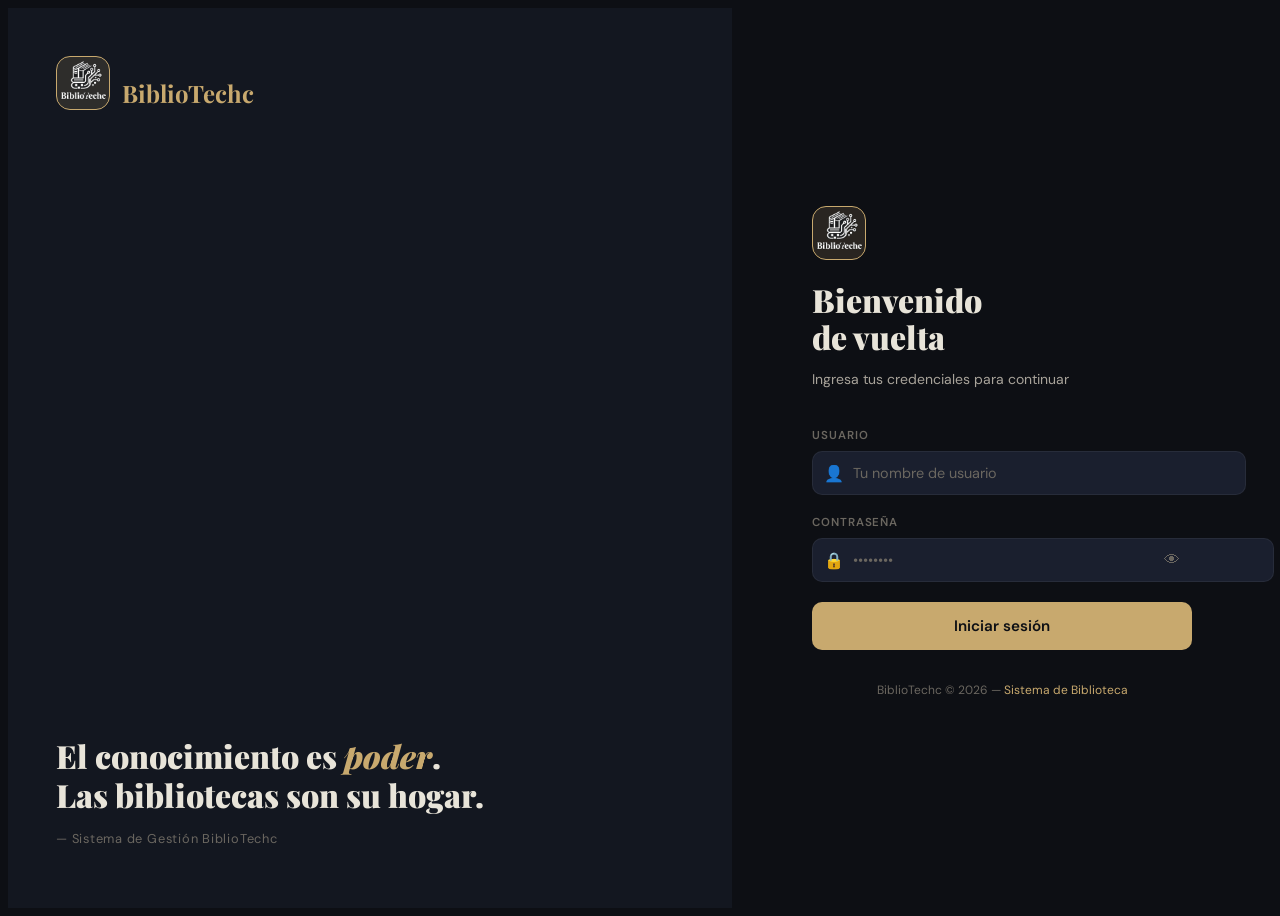
<file: crear-acceso.html>
<!DOCTYPE html>
<html lang="es">
<head>
  <meta charset="UTF-8"/>
  <meta name="viewport" content="width=device-width, initial-scale=1.0, viewport-fit=cover"/>
  <title>BiblioTechc — Crear acceso de administrador</title>
  <link rel="icon" href="img/bibliotech_dorado.svg"/>
  <link rel="stylesheet" href="css/variables.css"/>
  <link rel="stylesheet" href="css/main.css"/>
  <link rel="stylesheet" href="css/components.css"/>
</head>
<body>
<div class="app-layout">

  <!-- SIDEBAR -->
  <aside class="sidebar" id="sidebar" role="navigation" aria-label="Menú principal">
    <div class="sidebar__brand">
      <div class="sidebar__logo-icon" aria-hidden="true"><img src="img/bibliotech_blanco.svg" alt="BiblioTechc"  style="width: 100px; height: auto;"/></div>
      <span class="sidebar__brand-name">BiblioTechc</span>
    </div>
    <nav class="sidebar__nav">
      <div class="nav-section">
        <p class="nav-section__label">Principal</p>
        <a href="index.html"     class="nav-link"><span class="nav-link__icon">🏠</span> Inicio</a>
        <a href="dashboard.html" class="nav-link"><span class="nav-link__icon">📊</span> Dashboard</a>
        <a href="libros.html"    class="nav-link"><span class="nav-link__icon">📖</span> Libros</a>
        <a href="usuarios.html"  class="nav-link"><span class="nav-link__icon">👥</span> Usuarios</a>
        <a href="prestamos.html" class="nav-link"><span class="nav-link__icon">🔖</span> Préstamos</a>
      </div>
      <div class="nav-section">
        <p class="nav-section__label">Cuenta</p>
        <a href="perfil.html" class="nav-link"><span class="nav-link__icon">⚙️</span> Perfil</a>
        <a href="crear-acceso.html" class="nav-link"><span class="nav-link__icon">🔐</span> Crear acceso</a>
      </div>
    </nav>
    <div class="sidebar__footer">
      <div class="user-chip" id="logout-btn" role="button" tabindex="0">
        <div class="user-chip__avatar" id="user-initial">A</div>
        <div class="user-chip__info">
          <div class="user-chip__name" id="user-name">Usuario</div>
          <div class="user-chip__role">Administrador</div>
        </div>
        <span class="user-chip__logout">↩</span>
      </div>
    </div>
  </aside>

  <!-- MAIN -->
  <div class="main-content">
    <header class="topbar">
      <button class="sidebar-toggle" id="sidebar-toggle" aria-label="Abrir menú">☰</button>
      <div>
        <div class="topbar__title">Crear acceso</div>
        <div class="topbar__breadcrumb">
          <a href="usuarios.html" style="color:var(--clr-text-3);text-decoration:none">Usuarios</a>
          › <span>Crear acceso</span>
        </div>
      </div>
      <div class="topbar__spacer"></div>
      <a href="usuarios.html" class="btn btn--ghost btn--sm">← Volver</a>
    </header>

    <main class="page-body" style="max-width:640px">

      <div class="page-header animate-fade-up">
        <p class="page-header__eyebrow">Seguridad</p>
        <h1 class="page-header__title">Crear acceso de<br/>administrador</h1>
        <p class="page-header__sub">
          Asigna credenciales de acceso al sistema a un usuario con rol <strong>Admin</strong>.
          Solo los administradores pueden iniciar sesión.
        </p>
      </div>

      <!-- Info box -->
      <div style="
        background:var(--clr-accent-dim);
        border:1px solid var(--clr-border-2);
        border-radius:var(--r-md);
        padding:var(--sp-4) var(--sp-5);
        display:flex; gap:var(--sp-3); align-items:flex-start;
        margin-bottom:var(--sp-8);
      " class="animate-fade-up">
        <span style="font-size:1.2rem;flex-shrink:0">🔐</span>
        <div>
          <p style="font-size:var(--fs-sm);font-weight:var(--fw-med);color:var(--clr-accent);margin-bottom:4px">
            ¿Cómo funciona?
          </p>
          <p style="font-size:var(--fs-xs);color:var(--clr-text-2);line-height:1.7">
            El sistema vincula el acceso con el <code style="background:var(--clr-bg-4);padding:1px 5px;border-radius:3px;font-size:0.7rem">id_user</code>
            del usuario seleccionado. El campo <strong>usuario</strong> (nombre de acceso) actúa como
            identificador único en la colección <code style="background:var(--clr-bg-4);padding:1px 5px;border-radius:3px;font-size:0.7rem">login</code>.
          </p>
        </div>
      </div>

      <!-- Estado: cargando admins -->
      <div id="loading-admins" class="card animate-fade-up" style="text-align:center;padding:var(--sp-8)">
        <div class="spinner" style="margin:0 auto var(--sp-4)"></div>
        <p style="font-size:var(--fs-sm);color:var(--clr-text-3)">Cargando administradores disponibles…</p>
      </div>

      <!-- Estado: sin admins -->
      <div id="no-admins" class="card animate-fade-up hidden">
        <div class="empty-state" style="padding:var(--sp-10) var(--sp-4)">
          <div class="empty-state__icon">👤</div>
          <h3 class="empty-state__title">Sin administradores</h3>
          <p class="empty-state__sub">
            No hay usuarios con rol <strong>Admin</strong> registrados.<br/>
            Primero crea un usuario con ese rol en la sección Usuarios.
          </p>
          <a href="usuarios.html" class="btn btn--primary" style="margin-top:var(--sp-4)">
            Ir a Usuarios →
          </a>
        </div>
      </div>

      <!-- Formulario principal -->
      <div id="form-container" class="hidden">

        <!-- Paso 1: Seleccionar admin -->
        <div class="card card--glow animate-fade-up" style="margin-bottom:var(--sp-5)">
          <div class="card__header" style="margin-bottom:var(--sp-4)">
            <div>
              <div class="card__title">Paso 1 — Seleccionar administrador</div>
              <div class="card__sub">Solo usuarios con rol Admin pueden recibir acceso</div>
            </div>
          </div>

          <div class="form-group" style="margin-bottom:0">
            <label class="form-label" for="select-admin">
              Administrador <span class="required">*</span>
            </label>
            <select class="form-select" id="select-admin" style="width:100%">
              <option value="">— Selecciona un administrador —</option>
            </select>
            <p class="form-hint">Al seleccionar, se previsualiza su información</p>
          </div>
        </div>

        <!-- Preview del admin seleccionado -->
        <div id="admin-preview" class="card hidden animate-fade-up" style="margin-bottom:var(--sp-5)">
          <div style="display:flex;align-items:center;gap:var(--sp-4)">
            <div id="preview-avatar" style="
              width:52px;height:52px;border-radius:50%;
              background:var(--clr-accent-dim);
              border:2px solid var(--clr-accent);
              display:flex;align-items:center;justify-content:center;
              font-family:var(--ff-display);font-size:1.3rem;
              font-weight:900;color:var(--clr-accent);flex-shrink:0
            ">?</div>
            <div>
              <div id="preview-nombre" style="font-weight:var(--fw-semi);color:var(--clr-text)">—</div>
              <div id="preview-correo" style="font-size:var(--fs-xs);color:var(--clr-text-3);margin-top:2px">—</div>
              <div style="margin-top:6px">
                <span class="badge badge--gold">Admin</span>
                <span id="preview-id" class="badge badge--gray" style="margin-left:6px;font-size:0.65rem;font-family:monospace">id…</span>
              </div>
            </div>
          </div>
        </div>

        <!-- Paso 2: Credenciales -->
        <div class="card card--glow animate-fade-up" style="margin-bottom:var(--sp-6)">
          <div class="card__header" style="margin-bottom:var(--sp-4)">
            <div>
              <div class="card__title">Paso 2 — Credenciales de acceso</div>
              <div class="card__sub">Define el nombre de usuario y contraseña para el login</div>
            </div>
          </div>

          <form id="acceso-form" novalidate>
            <!-- usuario (= _id en colección login) -->
            <div class="form-group">
              <label class="form-label" for="f-usuario">
                Nombre de usuario <span class="required">*</span>
              </label>
              <div class="input-icon-wrap">
                <span class="icon-left" aria-hidden="true">👤</span>
                <input class="form-input has-left" type="text" id="f-usuario"
                  data-required
                  placeholder="ej: admin.garcia"
                  autocomplete="username"
                  spellcheck="false"/>
              </div>
              <p class="form-hint">Sin espacios ni caracteres especiales. Será el ID de login.</p>
              <p class="form-error" id="err-usuario">Campo requerido</p>
            </div>

            <!-- password -->
            <div class="form-group">
              <label class="form-label" for="f-password">
                Contraseña <span class="required">*</span>
              </label>
              <div class="input-icon-wrap">
                <span class="icon-left" aria-hidden="true">🔒</span>
                <input class="form-input has-left has-right" type="password" id="f-password"
                  data-required
                  placeholder="Mínimo 6 caracteres"
                  autocomplete="new-password"
                  minlength="6"/>
                <button type="button" class="icon-right" id="toggle-pw" aria-label="Mostrar contraseña">👁</button>
              </div>
              <p class="form-error" id="err-password">Mínimo 6 caracteres</p>
            </div>

            <!-- confirmar password -->
            <div class="form-group" style="margin-bottom:0">
              <label class="form-label" for="f-confirm">
                Confirmar contraseña <span class="required">*</span>
              </label>
              <div class="input-icon-wrap">
                <span class="icon-left" aria-hidden="true">🔒</span>
                <input class="form-input has-left" type="password" id="f-confirm"
                  data-required
                  placeholder="Repite la contraseña"
                  autocomplete="new-password"/>
              </div>
              <p class="form-error" id="err-confirm">Las contraseñas no coinciden</p>
            </div>
          </form>
        </div>

        <!-- Resumen antes de crear -->
        <div id="resumen-box" class="hidden animate-fade-up" style="
          background:var(--clr-green-dim);
          border:1px solid rgba(62,207,142,0.2);
          border-radius:var(--r-md);
          padding:var(--sp-4) var(--sp-5);
          margin-bottom:var(--sp-5);
          display:flex; gap:var(--sp-3); align-items:center;
        ">
          <span style="font-size:1.2rem">✅</span>
          <div style="font-size:var(--fs-sm);color:var(--clr-green)">
            Se creará el acceso para
            <strong id="resumen-nombre">—</strong>
            con usuario <strong id="resumen-usuario">—</strong>
          </div>
        </div>

        <!-- Botones -->
        <div style="display:flex;gap:var(--sp-3);justify-content:flex-end">
          <a href="usuarios.html" class="btn btn--ghost">Cancelar</a>
          <button class="btn btn--primary" id="btn-crear-acceso" style="min-width:180px">
            🔐 Crear acceso
          </button>
        </div>

      </div><!-- /form-container -->

    </main>
  </div>
</div>

<div class="toast-container"></div>

<script src="js/api.js"></script>
<script src="js/auth.js"></script>
<script src="js/crear-acceso.js"></script>
</body>
</html>
</file>
<file: css/variables.css>
/* ─────────────────────────────────────────
   BiblioTechc — variables.css
   Design tokens & custom properties
   Estética: Biblioteca nocturna · Editorial oscuro
   Fuentes: Playfair Display + DM Sans
───────────────────────────────────────── */

@import url('https://fonts.googleapis.com/css2?family=Playfair+Display:ital,wght@0,500;0,700;0,900;1,500&family=DM+Sans:ital,opsz,wght@0,9..40,300;0,9..40,400;0,9..40,500;0,9..40,600;1,9..40,300&display=swap');

:root {
  /* ── Paleta principal ── */
  --clr-bg:          #0d0f14;
  --clr-bg-2:        #131720;
  --clr-bg-3:        #1a1f2e;
  --clr-bg-4:        #212840;
  --clr-bg-card:     #161b28;
  --clr-bg-glass:    rgba(22, 27, 40, 0.75);

  --clr-accent:      #c8a96e;     /* dorado biblioteca */
  --clr-accent-soft: #e8c98a;
  --clr-accent-dim:  rgba(200, 169, 110, 0.15);
  --clr-accent-glow: rgba(200, 169, 110, 0.3);

  --clr-blue:        #4e8ef7;
  --clr-blue-dim:    rgba(78, 142, 247, 0.12);
  --clr-green:       #3ecf8e;
  --clr-green-dim:   rgba(62, 207, 142, 0.12);
  --clr-red:         #f06060;
  --clr-red-dim:     rgba(240, 96, 96, 0.12);
  --clr-amber:       #f5a623;
  --clr-amber-dim:   rgba(245, 166, 35, 0.12);

  --clr-text:        #e8e4d9;
  --clr-text-2:      #a8a39a;
  --clr-text-3:      #6b6760;
  --clr-text-inv:    #0d0f14;

  --clr-border:      rgba(200, 169, 110, 0.1);
  --clr-border-2:    rgba(200, 169, 110, 0.2);
  --clr-border-line: rgba(255,255,255,0.06);

  /* ── Tipografía ── */
  --ff-display: 'Playfair Display', Georgia, serif;
  --ff-body:    'DM Sans', system-ui, sans-serif;

  --fs-xs:   0.72rem;
  --fs-sm:   0.85rem;
  --fs-base: 1rem;
  --fs-md:   1.125rem;
  --fs-lg:   1.35rem;
  --fs-xl:   1.75rem;
  --fs-2xl:  2.25rem;
  --fs-3xl:  3rem;

  --fw-light:  300;
  --fw-reg:    400;
  --fw-med:    500;
  --fw-semi:   600;
  --fw-bold:   700;
  --fw-black:  900;

  --lh-tight:  1.15;
  --lh-normal: 1.5;
  --lh-loose:  1.8;

  /* ── Espaciado ── */
  --sp-1:  0.25rem;
  --sp-2:  0.5rem;
  --sp-3:  0.75rem;
  --sp-4:  1rem;
  --sp-5:  1.25rem;
  --sp-6:  1.5rem;
  --sp-8:  2rem;
  --sp-10: 2.5rem;
  --sp-12: 3rem;
  --sp-16: 4rem;

  /* ── Radios ── */
  --r-xs:  4px;
  --r-sm:  8px;
  --r-md:  12px;
  --r-lg:  16px;
  --r-xl:  24px;
  --r-full: 9999px;

  /* ── Sombras ── */
  --shadow-sm:    0 1px 4px rgba(0,0,0,0.4);
  --shadow-md:    0 4px 16px rgba(0,0,0,0.5);
  --shadow-lg:    0 8px 32px rgba(0,0,0,0.6);
  --shadow-glow:  0 0 20px rgba(200, 169, 110, 0.2);
  --shadow-card:  0 2px 12px rgba(0,0,0,0.4), 0 0 0 1px var(--clr-border);

  /* ── Transiciones ── */
  --tr-fast:   all 0.15s ease;
  --tr-base:   all 0.25s ease;
  --tr-slow:   all 0.4s ease;

  /* ── Layout ── */
  --sidebar-w: 240px;
  --topbar-h:  64px;
  --content-max: 1200px;

  /* ── Z-index ── */
  --z-base:    1;
  --z-nav:     100;
  --z-modal:   200;
  --z-toast:   300;
}
</file>
<file: css/main.css>
/* ─────────────────────────────────────────
   BiblioTechc — main.css
   Reset · Base · Layout · Utilidades
───────────────────────────────────────── */

/* ── Reset ── */
*, *::before, *::after { box-sizing: border-box; margin: 0; padding: 0; }
html { font-size: 16px; -webkit-text-size-adjust: 100%; scroll-behavior: smooth; }
body {
  font-family: var(--ff-body);
  font-weight: var(--fw-reg);
  font-size: var(--fs-base);
  line-height: var(--lh-normal);
  color: var(--clr-text);
  background-color: var(--clr-bg);
  min-height: 100dvh;
  -webkit-font-smoothing: antialiased;
  -moz-osx-font-smoothing: grayscale;
}
img, video { display: block; max-width: 100%; }
input, button, textarea, select { font: inherit; }
a { color: inherit; text-decoration: none; }
ul, ol { list-style: none; }
button { cursor: pointer; border: none; background: none; }

/* ── Tipografía base ── */
h1, h2, h3, h4 { font-family: var(--ff-display); line-height: var(--lh-tight); color: var(--clr-text); }
h1 { font-size: var(--fs-2xl); font-weight: var(--fw-bold); }
h2 { font-size: var(--fs-xl);  font-weight: var(--fw-bold); }
h3 { font-size: var(--fs-lg);  font-weight: var(--fw-med); }
h4 { font-size: var(--fs-md);  font-weight: var(--fw-med); }
p  { font-size: var(--fs-base); color: var(--clr-text-2); }
small { font-size: var(--fs-xs); color: var(--clr-text-3); }

/* ── Scroll personalizado ── */
::-webkit-scrollbar { width: 6px; height: 6px; }
::-webkit-scrollbar-track { background: var(--clr-bg-2); }
::-webkit-scrollbar-thumb { background: var(--clr-bg-4); border-radius: var(--r-full); }
::-webkit-scrollbar-thumb:hover { background: var(--clr-accent-dim); }

/* ── Layout base de app ── */
.app-layout {
  display: flex;
  min-height: 100dvh;
}

/* ── Sidebar ── */
.sidebar {
  position: fixed;
  top: 0; left: 0;
  width: var(--sidebar-w);
  height: 100dvh;
  background: var(--clr-bg-2);
  border-right: 1px solid var(--clr-border-line);
  display: flex;
  flex-direction: column;
  z-index: var(--z-nav);
  transition: transform 0.3s ease;
}

.sidebar__brand {
  padding: var(--sp-6) var(--sp-6) var(--sp-5);
  border-bottom: 1px solid var(--clr-border-line);
  display: flex;
  align-items: center;
  gap: var(--sp-3);
}

.sidebar__logo-icon {
  width: 36px; height: 36px;
  background: var(--clr-accent-dim);
  border: 1px solid var(--clr-accent);
  border-radius: var(--r-sm);
  display: flex; align-items: center; justify-content: center;
  font-size: 18px;
}

.sidebar__brand-name {
  font-family: var(--ff-display);
  font-size: var(--fs-lg);
  font-weight: var(--fw-bold);
  color: var(--clr-accent);
  letter-spacing: -0.02em;
}

.sidebar__nav { flex: 1; padding: var(--sp-4) var(--sp-3); overflow-y: auto; }

.nav-section { margin-bottom: var(--sp-6); }
.nav-section__label {
  font-size: var(--fs-xs);
  font-weight: var(--fw-semi);
  color: var(--clr-text-3);
  letter-spacing: 0.1em;
  text-transform: uppercase;
  padding: 0 var(--sp-3) var(--sp-2);
}

.nav-link {
  display: flex;
  align-items: center;
  gap: var(--sp-3);
  padding: var(--sp-3) var(--sp-3);
  border-radius: var(--r-sm);
  color: var(--clr-text-2);
  font-size: var(--fs-sm);
  font-weight: var(--fw-med);
  transition: var(--tr-base);
  position: relative;
}
.nav-link:hover {
  background: var(--clr-bg-3);
  color: var(--clr-text);
}
.nav-link.active {
  background: var(--clr-accent-dim);
  color: var(--clr-accent);
  border: 1px solid var(--clr-border);
}
.nav-link.active::before {
  content: '';
  position: absolute;
  left: -3px; top: 50%; transform: translateY(-50%);
  width: 3px; height: 60%;
  background: var(--clr-accent);
  border-radius: var(--r-full);
}
.nav-link__icon { font-size: 18px; opacity: 0.8; flex-shrink: 0; }
.nav-link__badge {
  margin-left: auto;
  background: var(--clr-accent-dim);
  color: var(--clr-accent);
  border: 1px solid var(--clr-border);
  font-size: var(--fs-xs);
  font-weight: var(--fw-semi);
  padding: 1px 7px;
  border-radius: var(--r-full);
}

.sidebar__footer {
  padding: var(--sp-4) var(--sp-3);
  border-top: 1px solid var(--clr-border-line);
}

.user-chip {
  display: flex; align-items: center; gap: var(--sp-3);
  padding: var(--sp-3);
  border-radius: var(--r-sm);
  background: var(--clr-bg-3);
  cursor: pointer;
  transition: var(--tr-base);
}
.user-chip:hover { background: var(--clr-bg-4); }
.user-chip__avatar {
  width: 32px; height: 32px;
  border-radius: var(--r-full);
  background: var(--clr-accent-dim);
  border: 1px solid var(--clr-accent);
  display: flex; align-items: center; justify-content: center;
  font-size: var(--fs-sm);
  font-weight: var(--fw-bold);
  color: var(--clr-accent);
  font-family: var(--ff-display);
  flex-shrink: 0;
}
.user-chip__info { flex: 1; min-width: 0; }
.user-chip__name { font-size: var(--fs-sm); font-weight: var(--fw-med); color: var(--clr-text); white-space: nowrap; overflow: hidden; text-overflow: ellipsis; }
.user-chip__role { font-size: var(--fs-xs); color: var(--clr-text-3); }
.user-chip__logout { color: var(--clr-text-3); font-size: 16px; transition: var(--tr-fast); }
.user-chip:hover .user-chip__logout { color: var(--clr-red); }

/* ── Main content ── */
.main-content {
  margin-left: var(--sidebar-w);
  flex: 1;
  min-height: 100dvh;
  display: flex;
  flex-direction: column;
}

.topbar {
  position: sticky; top: 0; z-index: var(--z-nav);
  height: var(--topbar-h);
  background: var(--clr-bg-glass);
  backdrop-filter: blur(16px);
  -webkit-backdrop-filter: blur(16px);
  border-bottom: 1px solid var(--clr-border-line);
  display: flex; align-items: center;
  padding: 0 var(--sp-8);
  gap: var(--sp-4);
}

.topbar__title {
  font-family: var(--ff-display);
  font-size: var(--fs-md);
  font-weight: var(--fw-med);
  color: var(--clr-text);
}
.topbar__breadcrumb {
  font-size: var(--fs-sm);
  color: var(--clr-text-3);
}
.topbar__breadcrumb span { color: var(--clr-accent); }

.topbar__spacer { flex: 1; }

.topbar__search {
  position: relative;
}
.topbar__search input {
  background: var(--clr-bg-3);
  border: 1px solid var(--clr-border-line);
  border-radius: var(--r-full);
  padding: var(--sp-2) var(--sp-4) var(--sp-2) calc(var(--sp-4) + 20px);
  color: var(--clr-text);
  font-size: var(--fs-sm);
  width: 220px;
  transition: var(--tr-base);
}
.topbar__search input::placeholder { color: var(--clr-text-3); }
.topbar__search input:focus {
  outline: none;
  border-color: var(--clr-accent);
  width: 280px;
  box-shadow: var(--shadow-glow);
}
.topbar__search-icon {
  position: absolute; left: var(--sp-3); top: 50%; transform: translateY(-50%);
  color: var(--clr-text-3); font-size: 15px;
}

.page-body {
  flex: 1;
  padding: var(--sp-8);
  max-width: var(--content-max);
  width: 100%;
}

/* ── Decoration ── */
.page-header {
  margin-bottom: var(--sp-8);
}
.page-header__eyebrow {
  font-size: var(--fs-xs);
  font-weight: var(--fw-semi);
  color: var(--clr-accent);
  letter-spacing: 0.1em;
  text-transform: uppercase;
  margin-bottom: var(--sp-2);
}
.page-header__title {
  font-family: var(--ff-display);
  font-size: var(--fs-2xl);
  font-weight: var(--fw-black);
  color: var(--clr-text);
  line-height: var(--lh-tight);
  margin-bottom: var(--sp-2);
}
.page-header__sub { font-size: var(--fs-sm); color: var(--clr-text-2); }

/* ── Separador decorativo ── */
.divider { height: 1px; background: var(--clr-border-line); margin: var(--sp-6) 0; }

/* ── Utilities ── */
.text-accent  { color: var(--clr-accent); }
.text-muted   { color: var(--clr-text-2); }
.text-dim     { color: var(--clr-text-3); }
.text-danger  { color: var(--clr-red); }
.text-success { color: var(--clr-green); }
.text-center  { text-align: center; }
.font-display { font-family: var(--ff-display); }
.fw-bold      { font-weight: var(--fw-bold); }

.flex         { display: flex; }
.flex-center  { display: flex; align-items: center; justify-content: center; }
.flex-between { display: flex; align-items: center; justify-content: space-between; }
.flex-gap-2   { gap: var(--sp-2); }
.flex-gap-3   { gap: var(--sp-3); }
.flex-gap-4   { gap: var(--sp-4); }
.items-center { align-items: center; }

.grid-2 { display: grid; grid-template-columns: repeat(2, 1fr); gap: var(--sp-4); }
.grid-3 { display: grid; grid-template-columns: repeat(3, 1fr); gap: var(--sp-4); }
.grid-4 { display: grid; grid-template-columns: repeat(4, 1fr); gap: var(--sp-4); }

.hidden { display: none !important; }
.sr-only { position: absolute; width: 1px; height: 1px; padding: 0; margin: -1px; overflow: hidden; clip: rect(0,0,0,0); white-space: nowrap; border: 0; }

/* ── Animaciones de entrada ── */
@keyframes fadeUp {
  from { opacity: 0; transform: translateY(16px); }
  to   { opacity: 1; transform: translateY(0); }
}
@keyframes fadeIn {
  from { opacity: 0; }
  to   { opacity: 1; }
}
@keyframes shimmer {
  from { background-position: -200% 0; }
  to   { background-position:  200% 0; }
}
@keyframes spin {
  to { transform: rotate(360deg); }
}
@keyframes pulse {
  0%, 100% { opacity: 1; }
  50%       { opacity: 0.5; }
}

.animate-fade-up   { animation: fadeUp 0.4s ease both; }
.animate-fade-in   { animation: fadeIn 0.3s ease both; }

/* stagger hijos */
.stagger > *:nth-child(1) { animation-delay: 0.05s; }
.stagger > *:nth-child(2) { animation-delay: 0.10s; }
.stagger > *:nth-child(3) { animation-delay: 0.15s; }
.stagger > *:nth-child(4) { animation-delay: 0.20s; }
.stagger > *:nth-child(5) { animation-delay: 0.25s; }
.stagger > *:nth-child(6) { animation-delay: 0.30s; }

/* ── Skeleton loader ── */
.skeleton {
  background: linear-gradient(90deg, var(--clr-bg-3) 25%, var(--clr-bg-4) 50%, var(--clr-bg-3) 75%);
  background-size: 200% 100%;
  animation: shimmer 1.5s infinite;
  border-radius: var(--r-sm);
}

/* ── Spinner ── */
.spinner {
  width: 20px; height: 20px;
  border: 2px solid var(--clr-bg-4);
  border-top-color: var(--clr-accent);
  border-radius: 50%;
  animation: spin 0.7s linear infinite;
  display: inline-block;
}

/* ── Responsive: colapsar sidebar en móvil ── */
.sidebar-toggle {
  display: none;
  align-items: center; justify-content: center;
  width: 36px; height: 36px;
  background: var(--clr-bg-3);
  border: 1px solid var(--clr-border-line);
  border-radius: var(--r-sm);
  color: var(--clr-text);
  font-size: 20px;
}

@media (max-width: 768px) {
  .sidebar { transform: translateX(-100%); }
  .sidebar.open { transform: translateX(0); box-shadow: var(--shadow-lg); }
  .main-content { margin-left: 0; }
  .sidebar-toggle { display: flex; }
  .page-body { padding: var(--sp-4); }
  .grid-4 { grid-template-columns: repeat(2, 1fr); }
  .grid-3 { grid-template-columns: repeat(2, 1fr); }
  .topbar { padding: 0 var(--sp-4); }
  .topbar__search input { width: 160px; }
  .sidebar-overlay {
    position: fixed; inset: 0;
    background: rgba(0,0,0,0.5);
    z-index: calc(var(--z-nav) - 1);
  }
}
</file>
<file: css/components.css>
/* ─────────────────────────────────────────
   BiblioTechc — components.css
   Botones · Cards · Tablas · Modales
   Formularios · Toasts · Badges · Tags
───────────────────────────────────────── */

/* ════════════════════════
   BOTONES
════════════════════════ */
.btn {
  display: inline-flex;
  align-items: center;
  justify-content: center;
  gap: var(--sp-2);
  padding: var(--sp-2) var(--sp-5);
  border-radius: var(--r-sm);
  font-family: var(--ff-body);
  font-size: var(--fs-sm);
  font-weight: var(--fw-med);
  line-height: 1;
  cursor: pointer;
  transition: var(--tr-base);
  white-space: nowrap;
  border: 1px solid transparent;
  position: relative;
  overflow: hidden;
}
.btn:disabled { opacity: 0.45; cursor: not-allowed; pointer-events: none; }
.btn:focus-visible { outline: 2px solid var(--clr-accent); outline-offset: 2px; }

/* ripple */
.btn::after {
  content: '';
  position: absolute;
  inset: 0;
  background: white;
  opacity: 0;
  transition: opacity 0.2s;
}
.btn:active::after { opacity: 0.08; }

.btn--primary {
  background: var(--clr-accent);
  color: var(--clr-text-inv);
  border-color: var(--clr-accent);
}
.btn--primary:hover {
  background: var(--clr-accent-soft);
  box-shadow: 0 4px 12px rgba(200,169,110,0.35);
  transform: translateY(-1px);
}

.btn--ghost {
  background: transparent;
  color: var(--clr-text-2);
  border-color: var(--clr-border-line);
}
.btn--ghost:hover { background: var(--clr-bg-3); color: var(--clr-text); border-color: var(--clr-border-2); }

.btn--danger {
  background: var(--clr-red-dim);
  color: var(--clr-red);
  border-color: rgba(240,96,96,0.25);
}
.btn--danger:hover { background: rgba(240,96,96,0.2); box-shadow: 0 0 12px rgba(240,96,96,0.2); }

.btn--success {
  background: var(--clr-green-dim);
  color: var(--clr-green);
  border-color: rgba(62,207,142,0.25);
}
.btn--success:hover { background: rgba(62,207,142,0.2); }

.btn--sm { padding: var(--sp-1) var(--sp-3); font-size: var(--fs-xs); }
.btn--lg { padding: var(--sp-3) var(--sp-8); font-size: var(--fs-base); }
.btn--full { width: 100%; }
.btn--icon { padding: var(--sp-2); width: 36px; height: 36px; }
.btn--loading { pointer-events: none; }
.btn--loading .btn-label { opacity: 0; }
.btn--loading::before {
  content: '';
  position: absolute;
  width: 16px; height: 16px;
  border: 2px solid currentColor;
  border-top-color: transparent;
  border-radius: 50%;
  animation: spin 0.6s linear infinite;
}

/* ════════════════════════
   CARDS
════════════════════════ */
.card {
  background: var(--clr-bg-card);
  border: 1px solid var(--clr-border-line);
  border-radius: var(--r-lg);
  padding: var(--sp-6);
  position: relative;
  overflow: hidden;
  transition: var(--tr-base);
}
.card:hover { border-color: var(--clr-border); }

.card--interactive { cursor: pointer; }
.card--interactive:hover {
  transform: translateY(-2px);
  box-shadow: var(--shadow-md);
  border-color: var(--clr-accent);
}

.card--glow::before {
  content: '';
  position: absolute;
  top: 0; left: 0; right: 0;
  height: 1px;
  background: linear-gradient(90deg, transparent, var(--clr-accent), transparent);
}

.card__header { display: flex; align-items: flex-start; justify-content: space-between; margin-bottom: var(--sp-4); }
.card__title  { font-family: var(--ff-display); font-size: var(--fs-md); font-weight: var(--fw-semi); color: var(--clr-text); }
.card__sub    { font-size: var(--fs-xs); color: var(--clr-text-3); margin-top: var(--sp-1); }

/* ── Stat card ── */
.stat-card {
  background: var(--clr-bg-card);
  border: 1px solid var(--clr-border-line);
  border-radius: var(--r-lg);
  padding: var(--sp-6);
  position: relative;
  overflow: hidden;
  transition: var(--tr-base);
}
.stat-card:hover { border-color: var(--clr-border); transform: translateY(-2px); }

.stat-card__icon {
  width: 44px; height: 44px;
  border-radius: var(--r-md);
  display: flex; align-items: center; justify-content: center;
  font-size: 22px;
  margin-bottom: var(--sp-4);
}
.stat-card__icon--gold    { background: var(--clr-accent-dim); color: var(--clr-accent); }
.stat-card__icon--blue    { background: var(--clr-blue-dim);   color: var(--clr-blue); }
.stat-card__icon--green   { background: var(--clr-green-dim);  color: var(--clr-green); }
.stat-card__icon--amber   { background: var(--clr-amber-dim);  color: var(--clr-amber); }
.stat-card__icon--red     { background: var(--clr-red-dim);    color: var(--clr-red); }

.stat-card__value {
  font-family: var(--ff-display);
  font-size: var(--fs-3xl);
  font-weight: var(--fw-black);
  color: var(--clr-text);
  line-height: 1;
  margin-bottom: var(--sp-1);
}
.stat-card__label { font-size: var(--fs-sm); color: var(--clr-text-2); }
.stat-card__delta {
  font-size: var(--fs-xs);
  font-weight: var(--fw-med);
  margin-top: var(--sp-3);
  display: flex;
  align-items: center;
  gap: var(--sp-1);
}
.stat-card__delta--up   { color: var(--clr-green); }
.stat-card__delta--down { color: var(--clr-red); }

/* ── Book card ── */
.book-card {
  background: var(--clr-bg-card);
  border: 1px solid var(--clr-border-line);
  border-radius: var(--r-lg);
  overflow: hidden;
  transition: var(--tr-base);
  cursor: pointer;
}
.book-card:hover { border-color: var(--clr-accent); transform: translateY(-2px); box-shadow: var(--shadow-md); }
.book-card__cover {
  width: 100%;
  aspect-ratio: 3/2;
  object-fit: cover;
  background: var(--clr-bg-3);
}
.book-card__cover-placeholder {
  width: 100%;
  aspect-ratio: 3/2;
  background: var(--clr-bg-3);
  display: flex; align-items: center; justify-content: center;
  font-size: 40px;
  color: var(--clr-text-3);
}
.book-card__body { padding: var(--sp-4); }
.book-card__title { font-family: var(--ff-display); font-size: var(--fs-sm); font-weight: var(--fw-semi); color: var(--clr-text); margin-bottom: var(--sp-1); line-height: 1.3; }
.book-card__author { font-size: var(--fs-xs); color: var(--clr-text-3); margin-bottom: var(--sp-3); }
.book-card__footer { display: flex; align-items: center; justify-content: space-between; }

/* ════════════════════════
   TABLAS
════════════════════════ */
.table-wrapper {
  width: 100%;
  overflow-x: auto;
  border-radius: var(--r-lg);
  border: 1px solid var(--clr-border-line);
  background: var(--clr-bg-card);
}

.data-table {
  width: 100%;
  border-collapse: collapse;
  font-size: var(--fs-sm);
}

.data-table thead {
  background: var(--clr-bg-3);
  border-bottom: 1px solid var(--clr-border-line);
}
.data-table th {
  text-align: left;
  padding: var(--sp-3) var(--sp-5);
  font-size: var(--fs-xs);
  font-weight: var(--fw-semi);
  color: var(--clr-text-3);
  letter-spacing: 0.06em;
  text-transform: uppercase;
  white-space: nowrap;
  cursor: pointer;
  user-select: none;
  transition: color 0.2s;
}
.data-table th:hover { color: var(--clr-accent); }
.data-table th .sort-icon { margin-left: var(--sp-1); opacity: 0.5; }
.data-table th.sorted .sort-icon { opacity: 1; color: var(--clr-accent); }

.data-table td {
  padding: var(--sp-4) var(--sp-5);
  color: var(--clr-text-2);
  border-bottom: 1px solid var(--clr-border-line);
  white-space: nowrap;
}
.data-table tr:last-child td { border-bottom: none; }
.data-table tbody tr {
  transition: background 0.15s;
}
.data-table tbody tr:hover { background: var(--clr-bg-3); }

.data-table .cell-primary { color: var(--clr-text); font-weight: var(--fw-med); }
.data-table .cell-mono    { font-family: monospace; font-size: var(--fs-xs); color: var(--clr-text-3); }
.data-table .cell-actions { display: flex; gap: var(--sp-2); justify-content: flex-end; }

/* ── Tabla vacía ── */
.table-empty {
  text-align: center;
  padding: var(--sp-16) var(--sp-8);
  color: var(--clr-text-3);
}
.table-empty__icon { font-size: 48px; opacity: 0.3; margin-bottom: var(--sp-4); }
.table-empty__msg  { font-size: var(--fs-sm); }

/* ════════════════════════
   MODALES
════════════════════════ */
.modal-backdrop {
  position: fixed; inset: 0;
  background: rgba(0,0,0,0.7);
  backdrop-filter: blur(4px);
  -webkit-backdrop-filter: blur(4px);
  z-index: var(--z-modal);
  display: flex; align-items: center; justify-content: center;
  padding: var(--sp-4);
  opacity: 0;
  pointer-events: none;
  transition: opacity 0.25s ease;
}
.modal-backdrop.open {
  opacity: 1;
  pointer-events: auto;
}

.modal {
  background: var(--clr-bg-2);
  border: 1px solid var(--clr-border);
  border-radius: var(--r-xl);
  width: 100%;
  max-width: 560px;
  max-height: 90dvh;
  overflow-y: auto;
  transform: translateY(20px) scale(0.97);
  transition: transform 0.3s ease, opacity 0.3s ease;
  opacity: 0;
  box-shadow: var(--shadow-lg), var(--shadow-glow);
}
.modal-backdrop.open .modal {
  transform: translateY(0) scale(1);
  opacity: 1;
}

.modal__header {
  display: flex; align-items: center; justify-content: space-between;
  padding: var(--sp-6) var(--sp-6) var(--sp-4);
  border-bottom: 1px solid var(--clr-border-line);
  position: sticky; top: 0; background: var(--clr-bg-2); z-index: 1;
}
.modal__title   { font-family: var(--ff-display); font-size: var(--fs-lg); font-weight: var(--fw-bold); color: var(--clr-text); }
.modal__close   { width: 32px; height: 32px; border-radius: var(--r-sm); display: flex; align-items: center; justify-content: center; color: var(--clr-text-3); font-size: 20px; transition: var(--tr-fast); }
.modal__close:hover { background: var(--clr-bg-3); color: var(--clr-text); }

.modal__body    { padding: var(--sp-6); }
.modal__footer  { padding: var(--sp-4) var(--sp-6); border-top: 1px solid var(--clr-border-line); display: flex; gap: var(--sp-3); justify-content: flex-end; }

/* ════════════════════════
   FORMULARIOS
════════════════════════ */
.form-group { margin-bottom: var(--sp-5); }
.form-row   { display: grid; grid-template-columns: 1fr 1fr; gap: var(--sp-4); }

.form-label {
  display: block;
  font-size: var(--fs-xs);
  font-weight: var(--fw-semi);
  color: var(--clr-text-3);
  letter-spacing: 0.06em;
  text-transform: uppercase;
  margin-bottom: var(--sp-2);
}
.form-label .required { color: var(--clr-red); margin-left: 2px; }

.form-input, .form-select, .form-textarea {
  width: 100%;
  background: var(--clr-bg-3);
  border: 1px solid var(--clr-border-line);
  border-radius: var(--r-sm);
  padding: var(--sp-3) var(--sp-4);
  color: var(--clr-text);
  font-size: var(--fs-sm);
  transition: var(--tr-base);
  appearance: none;
}
.form-input::placeholder, .form-textarea::placeholder { color: var(--clr-text-3); }
.form-input:focus, .form-select:focus, .form-textarea:focus {
  outline: none;
  border-color: var(--clr-accent);
  box-shadow: 0 0 0 3px var(--clr-accent-dim);
  background: var(--clr-bg-4);
}
.form-input.error, .form-select.error, .form-textarea.error {
  border-color: var(--clr-red);
  box-shadow: 0 0 0 3px var(--clr-red-dim);
}

.form-select { background-image: url("data:image/svg+xml,%3Csvg width='12' height='8' viewBox='0 0 12 8' xmlns='http://www.w3.org/2000/svg'%3E%3Cpath d='M1 1l5 5 5-5' stroke='%236b6760' stroke-width='1.5' fill='none' stroke-linecap='round'/%3E%3C/svg%3E"); background-repeat: no-repeat; background-position: right 12px center; padding-right: 36px; }
.form-select option { background: var(--clr-bg-2); }

.form-textarea { resize: vertical; min-height: 88px; }

.form-hint  { font-size: var(--fs-xs); color: var(--clr-text-3); margin-top: var(--sp-1); }
.form-error { font-size: var(--fs-xs); color: var(--clr-red);     margin-top: var(--sp-1); display: none; }
.form-group.has-error .form-error { display: block; }

/* ── Input con icono ── */
.input-icon-wrap { position: relative; }
.input-icon-wrap .icon-left  { position: absolute; left: var(--sp-3); top: 50%; transform: translateY(-50%); color: var(--clr-text-3); font-size: 16px; pointer-events: none; }
.input-icon-wrap .icon-right { position: absolute; right: var(--sp-3); top: 50%; transform: translateY(-50%); color: var(--clr-text-3); font-size: 16px; cursor: pointer; }
.input-icon-wrap .form-input.has-left  { padding-left: calc(var(--sp-3) + 24px); }
.input-icon-wrap .form-input.has-right { padding-right: calc(var(--sp-3) + 24px); }

/* ════════════════════════
   BADGES / TAGS
════════════════════════ */
.badge {
  display: inline-flex; align-items: center; gap: 4px;
  padding: 2px 10px;
  border-radius: var(--r-full);
  font-size: var(--fs-xs);
  font-weight: var(--fw-semi);
  letter-spacing: 0.03em;
  border: 1px solid transparent;
}
.badge--gold    { background: var(--clr-accent-dim); color: var(--clr-accent);   border-color: var(--clr-border); }
.badge--blue    { background: var(--clr-blue-dim);   color: var(--clr-blue);     border-color: rgba(78,142,247,0.2); }
.badge--green   { background: var(--clr-green-dim);  color: var(--clr-green);    border-color: rgba(62,207,142,0.2); }
.badge--red     { background: var(--clr-red-dim);    color: var(--clr-red);      border-color: rgba(240,96,96,0.2); }
.badge--amber   { background: var(--clr-amber-dim);  color: var(--clr-amber);    border-color: rgba(245,166,35,0.2); }
.badge--gray    { background: var(--clr-bg-3);       color: var(--clr-text-2);   border-color: var(--clr-border-line); }

.badge .dot { width: 6px; height: 6px; border-radius: 50%; background: currentColor; }

/* ════════════════════════
   TOASTS
════════════════════════ */
.toast-container {
  position: fixed;
  bottom: var(--sp-6); right: var(--sp-6);
  z-index: var(--z-toast);
  display: flex; flex-direction: column; gap: var(--sp-3);
  pointer-events: none;
}

.toast {
  background: var(--clr-bg-2);
  border: 1px solid var(--clr-border);
  border-radius: var(--r-md);
  padding: var(--sp-4) var(--sp-5);
  display: flex; align-items: flex-start; gap: var(--sp-3);
  box-shadow: var(--shadow-lg);
  min-width: 300px; max-width: 400px;
  pointer-events: auto;
  animation: slideInRight 0.3s ease;
  transition: var(--tr-base);
}
@keyframes slideInRight {
  from { transform: translateX(100%); opacity: 0; }
  to   { transform: translateX(0);    opacity: 1; }
}
.toast.hiding { animation: slideOutRight 0.3s ease forwards; }
@keyframes slideOutRight {
  to { transform: translateX(120%); opacity: 0; }
}

.toast__icon { font-size: 20px; flex-shrink: 0; margin-top: 1px; }
.toast__content { flex: 1; }
.toast__title { font-size: var(--fs-sm); font-weight: var(--fw-med); color: var(--clr-text); margin-bottom: 2px; }
.toast__msg   { font-size: var(--fs-xs); color: var(--clr-text-2); }
.toast__close { color: var(--clr-text-3); font-size: 16px; cursor: pointer; flex-shrink: 0; }

.toast--success { border-left: 3px solid var(--clr-green);  }
.toast--success .toast__icon { color: var(--clr-green); }
.toast--error   { border-left: 3px solid var(--clr-red);    }
.toast--error   .toast__icon { color: var(--clr-red); }
.toast--info    { border-left: 3px solid var(--clr-blue);   }
.toast--info    .toast__icon { color: var(--clr-blue); }
.toast--warning { border-left: 3px solid var(--clr-amber);  }
.toast--warning .toast__icon { color: var(--clr-amber); }

/* ════════════════════════
   PAGINACIÓN
════════════════════════ */
.pagination {
  display: flex; align-items: center; gap: var(--sp-2);
  justify-content: center;
  padding: var(--sp-6) 0 var(--sp-2);
}
.pagination__btn {
  width: 36px; height: 36px;
  border-radius: var(--r-sm);
  display: flex; align-items: center; justify-content: center;
  background: var(--clr-bg-3);
  border: 1px solid var(--clr-border-line);
  color: var(--clr-text-2);
  font-size: var(--fs-sm);
  transition: var(--tr-fast);
  cursor: pointer;
}
.pagination__btn:hover    { border-color: var(--clr-accent); color: var(--clr-accent); }
.pagination__btn.active   { background: var(--clr-accent); color: var(--clr-text-inv); border-color: var(--clr-accent); font-weight: var(--fw-semi); }
.pagination__btn:disabled { opacity: 0.35; cursor: not-allowed; }
.pagination__info { font-size: var(--fs-xs); color: var(--clr-text-3); margin: 0 var(--sp-3); }

/* ════════════════════════
   CONFIRM DIALOG
════════════════════════ */
.confirm-dialog .modal { max-width: 400px; }
.confirm-dialog__body { text-align: center; padding: var(--sp-8) var(--sp-6); }
.confirm-dialog__icon { font-size: 48px; margin-bottom: var(--sp-4); }
.confirm-dialog__title { font-family: var(--ff-display); font-size: var(--fs-lg); color: var(--clr-text); margin-bottom: var(--sp-2); }
.confirm-dialog__msg { font-size: var(--fs-sm); color: var(--clr-text-2); }

/* ════════════════════════
   TOOLBAR (filtros + acciones)
════════════════════════ */
.toolbar {
  display: flex; align-items: center; gap: var(--sp-3);
  flex-wrap: wrap;
  margin-bottom: var(--sp-5);
}
.toolbar__left  { display: flex; align-items: center; gap: var(--sp-3); flex: 1; flex-wrap: wrap; }
.toolbar__right { display: flex; align-items: center; gap: var(--sp-2); flex-shrink: 0; }

.search-bar {
  position: relative;
  flex: 1; min-width: 220px; max-width: 360px;
}
.search-bar input {
  width: 100%;
  background: var(--clr-bg-3);
  border: 1px solid var(--clr-border-line);
  border-radius: var(--r-sm);
  padding: var(--sp-2) var(--sp-4) var(--sp-2) calc(var(--sp-4) + 22px);
  color: var(--clr-text);
  font-size: var(--fs-sm);
  transition: var(--tr-base);
}
.search-bar input::placeholder { color: var(--clr-text-3); }
.search-bar input:focus { outline: none; border-color: var(--clr-accent); box-shadow: 0 0 0 3px var(--clr-accent-dim); }
.search-bar .search-icon { position: absolute; left: var(--sp-3); top: 50%; transform: translateY(-50%); color: var(--clr-text-3); font-size: 15px; }

/* ════════════════════════
   DETAIL PANEL (libro / usuario)
════════════════════════ */
.detail-row {
  display: flex; gap: var(--sp-4);
  padding: var(--sp-3) 0;
  border-bottom: 1px solid var(--clr-border-line);
  align-items: flex-start;
}
.detail-row:last-child { border-bottom: none; }
.detail-row__label { font-size: var(--fs-xs); font-weight: var(--fw-semi); color: var(--clr-text-3); letter-spacing: 0.06em; text-transform: uppercase; min-width: 130px; flex-shrink: 0; padding-top: 2px; }
.detail-row__value { font-size: var(--fs-sm); color: var(--clr-text); word-break: break-word; }

/* ════════════════════════
   AVAILABILITY BAR
════════════════════════ */
.avail-bar { margin-top: var(--sp-2); }
.avail-bar__track {
  height: 6px;
  background: var(--clr-bg-4);
  border-radius: var(--r-full);
  overflow: hidden;
}
.avail-bar__fill {
  height: 100%;
  border-radius: var(--r-full);
  background: var(--clr-green);
  transition: width 0.6s ease;
}
.avail-bar__fill.medium { background: var(--clr-amber); }
.avail-bar__fill.low    { background: var(--clr-red); }
.avail-bar__label { font-size: var(--fs-xs); color: var(--clr-text-3); margin-top: var(--sp-1); }

/* ════════════════════════
   EMPTY STATE (genérico)
════════════════════════ */
.empty-state {
  display: flex; flex-direction: column; align-items: center;
  text-align: center;
  padding: var(--sp-16) var(--sp-8);
  color: var(--clr-text-3);
}
.empty-state__icon { font-size: 56px; opacity: 0.25; margin-bottom: var(--sp-6); }
.empty-state__title { font-family: var(--ff-display); font-size: var(--fs-lg); color: var(--clr-text-2); margin-bottom: var(--sp-2); }
.empty-state__sub   { font-size: var(--fs-sm); color: var(--clr-text-3); max-width: 340px; margin-bottom: var(--sp-6); }
</file>
